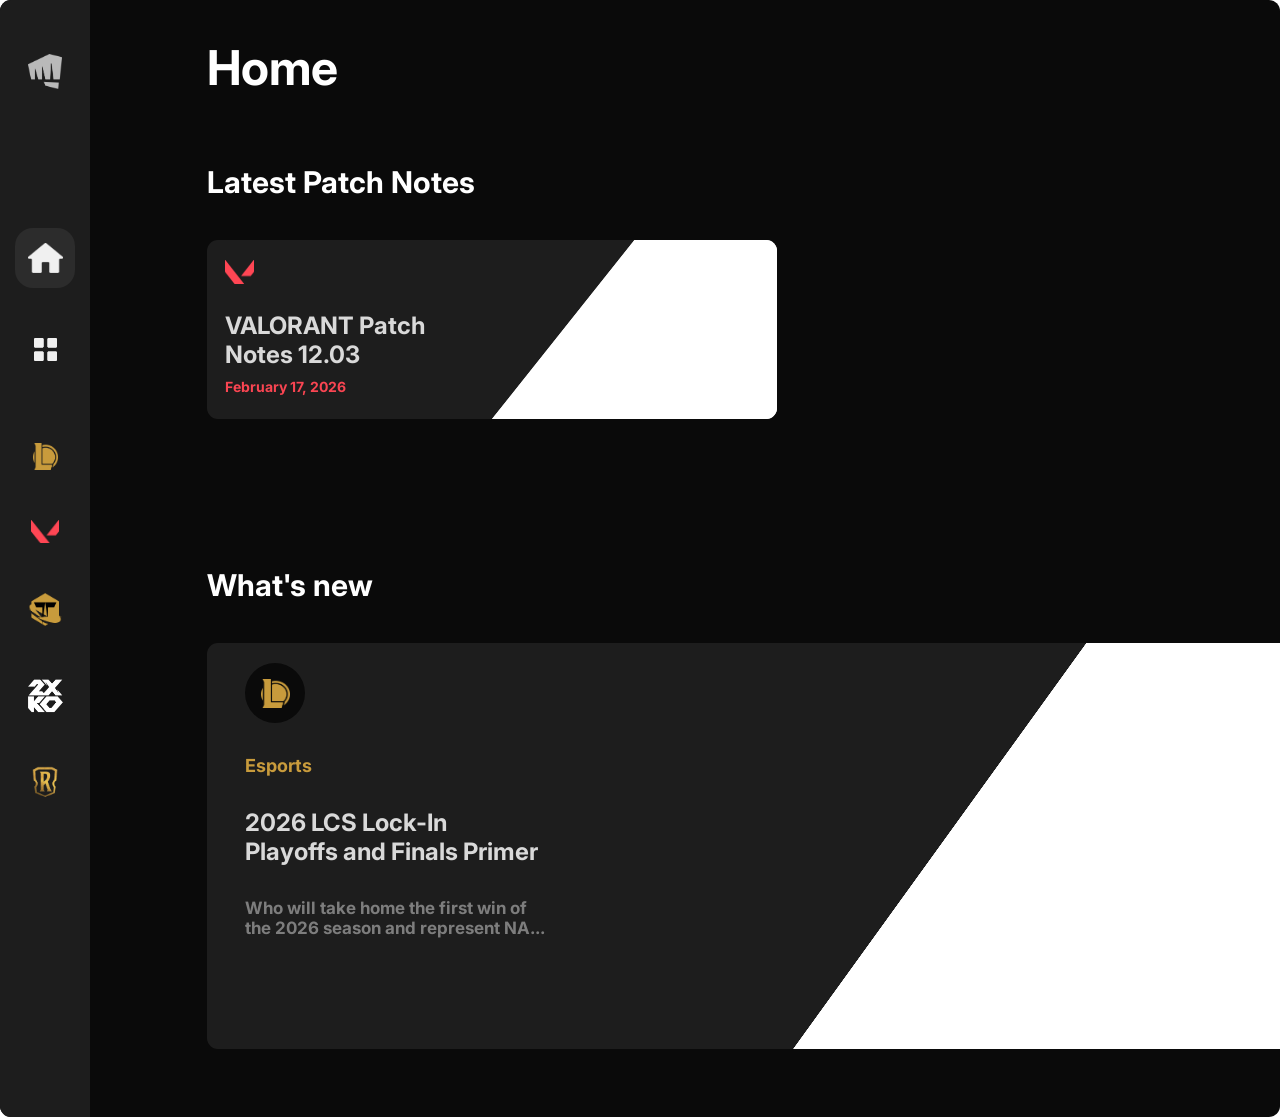
<file: index.html>
<!DOCTYPE html>
<html>

<head>
  <link rel="stylesheet" href="styles/styles.css">
  <link rel="preconnect" href="https://fonts.googleapis.com">
  <link rel="preconnect" href="https://fonts.gstatic.com" crossorigin>
  <link href="https://fonts.googleapis.com/css2?family=Inter:ital,opsz,wght@0,14..32,100..900;1,14..32,100..900&family=Rubik:ital,wght@0,300..900;1,300..900&display=swap" rel="stylesheet">
</head>

<body>
  <div class="launcher-home">
    <div class="sidebar">
      <img src="styles/logos/Vector.png" alt="" class="riot-fist">
      <div class="selected">
        <div class="glow">
        </div>
        
      <img src="styles/logos/Vector-1.png" class="home-sign">
     
      </div>
      
      <img src="styles/logos/Vector-2.png" class="four-squ">
      
     
      <img src="styles/logos/Vector-3.png" class="lol-sign">
      
      
      <img src="styles/logos/Vector-4.png" class="valo-logo">
      
      
      <img src="styles/logos/Group 12.png" class="tft-logo">
      
      
      <img src="styles/logos/Group 11.png" alt="" class="twoxko-logo">
      
      
      <img src="styles/logos/499-4997623_legends-of-runeterra-icon-png-transparent-png-removebg-preview 2.png" class="lor-logo">
      
    </div>
    <div class="current-page">
      <div class="home-title">
        Home
      </div>
      <div class="titles">
        Latest Patch Notes
      </div>
      <div class="article-1">


        <img src="styles/logos/Vector-4.png" alt="" class="valo-logo2">
        <div class="article-title">
          VALORANT Patch Notes 12.03
        </div>
        <div class="date">
          February 17, 2026
        </div>
      </div>
      <div class="titles">
          What's new
        </div>
      <div class="article-2">
        <div class="lol-circle">
        <img src="styles/logos/Vector-3.png" alt="">
        </div>
        <div class="category">
          Esports
        </div>
        <div class="article-2-title"> 
          2026 LCS Lock-In <br>Playoffs and Finals Primer
        </div>
        <div class="desc">
          Who will take home the first win of <br>the 2026 season and represent NA...
        </div>
        <div>

        </div>
      <div>
        
      </div>
      </div>
    </div>
    <div class="social">
      
      <div class="user-profile">
        
        <div class="pfp-container">
          <img src="styles/logos/Vectorc-1.png" alt="" class="pfp">
          <div class="online-dot">
            
          </div>
        </div>
        <div class="username-status">
          <div class="username">
          Username
          </div>
          <div class="status">
            Online
          </div>
        </div>
        
      </div>
      
        <img src="styles/logos/Vectorz.png" alt="" class="collapse">
        
        <div class="list-type">
          <div class="selected-list">
           
            <img src="styles/logos/Vectorc-2.png" alt="">
            
          </div>
          <div class="not-selected">
            
          <img src="styles/logos/Vectorc-3.png" alt="" class="logos" >
          
          </div>
          <div class="not-selected">
            
          <img src="styles/logos/Groupc.png" alt="" class="logos">
          
          </div>
        </div>
        <div class="search-bar-container">
          <img src="styles/logos/Vectorc-4.png" alt="" class="search-logo">
          <input type="text" placeholder="Search">
        </div>
        <div class="online-friends">
          <p class="online">
            Online <span class="no-online">1</span>
          </p>
          <div class="friend">
            <div class="user-profile">
             
              <div class="pfp-container">
                <img src="styles/logos/Vectorc-1.png" alt="" class="pfp">
                <div class="online-dot">
              
                </div>
              </div>
              <div class="username-status">
                <div class="username">
                ファルコン
                </div>
                <div class="status">
                  Online
                </div>
                
        </div>
        
      </div>
          </div>
          
        </div>
      </div>

    </div>
  </div>
</body>

</html>
</file>
<file: styles/styles.css>
body{
  font-family: Inter;
  margin:0;
}
.launcher-home{
  display: flex;
  background-color: #0A0A0A;
  width: 100%;
  height:100%;
  border-radius: 11px;
  
}

.sidebar{
  padding-left: 15px;
  padding-right: 15px;
  display: flex; 
  flex-direction: column;
  width: 100px;
  height: 1063px;
  background-color: rgba(29, 29, 29, 1);
  align-items: center;
  padding-top: 54px;
  border-top-left-radius: 11px;
  border-bottom-left-radius: 11px;
}

.riot-fist{
  height: 35px;
  width: 34px;
  margin-bottom: 139px;
}

.glow{
  height: 35px;
  width: 5px;
  border-top-right-radius: 10px;
  border-bottom-right-radius: 10px;
}
.selected{
  display: flex;
  align-items: center;
  justify-content: center;
  background-color: rgba(217, 217, 217, .08);
  width: 60px;
  height: 60px;
  border-radius: 18px;
  margin-bottom: 50px;
}
.glow{
  color: #D53235;
  height: 35px;
  width: 5px;
}
.home-sign{
  width: 35px;
  height: 30px;
  border-radius: 5px;
  margin-left: -4px;
  cursor: pointer;
}

.four-squ{
  height: 23px;
  width: 23px;
  margin-bottom: 82px;
  cursor: pointer;
}

.lol-sign{
  width: 25px;
  height: 27px;
  margin-bottom: 50px;
  cursor: pointer;
}
.valo-logo{
  width: 28px;
  height: 23px;
  margin-bottom: 50px;
  cursor: pointer;
}

.tft-logo{
  width: 34px;
  height: 33px;
  margin-bottom: 50px;
  cursor: pointer;
}

.twoxko-logo{
  width: 35px;
  height: 40px;
  margin-bottom: 50px;
  cursor: pointer;
}

.lor-logo{
  width: 26px;
  height: 33px;
  cursor: pointer;
}

.home-title{
  font-family: Inter, 'Courier New', monospace;
  font-weight: bold;
  font-size: 48px;
  color: white;
  margin-left: 117px;
  margin-bottom: 67px;
  margin-top: 38px;
}

.titles{
  color: white;
  font-family: Inter;
  font-weight: bolder;
  font-size: 30px;
  margin-left: 117px;
  cursor: pointer;
}

.article-1{
  display: grid;
  margin-left: 117px;
  color: #D9D9D9;
  font-size: 24px;
  font-weight: bolder;
  flex-wrap: wrap;
  background-color: #1d1d1d;
  margin-top: 40px;
  margin-bottom: 148px;
  z-index: -1;
  height: 164px;
  width: 570px;
  position: relative;
  overflow: hidden;
  z-index: 1000;
  border-radius: 11px;
  padding-bottom: 15px;
  cursor: pointer;
}
.article-1 ::after{
  content: " ";
  position: absolute;
  top: 0;
  right: 0;
  bottom: 0;
  width: 100%;
  background: white;
  z-index: -1;
  clip-path: polygon(75% 0, 100% 0%, 100% 100%, 50% 100%);
  
}

.article-title{
  width: 208px;
  height: 58px;
  line-height: 29px;
  z-index: 1000;
  margin-left: 18px;
  cursor: pointer;
}
.date{
  color: #FA4552;
  font-size: 14px;
  z-index: 1000;
  margin-left: 18px;
}
.valo-logo2{
  width: 29px;
  height: 24px;
  margin-top: 20px;
  margin-bottom: 18px;
  margin-left: 18px;
  z-index: 1000;
}

.article-2{
  display: grid;
  margin-left: 117px;
  color: #D9D9D9;
  font-size: 24px;
  flex-wrap: wrap;
  background-color: #1d1d1d;
  margin-top: 40px;
  margin-bottom: 42px;
  z-index: -1;
  height: 391px;
  width: 1173px;
  position: relative;
  overflow: hidden;
  z-index: 1000;
  border-radius: 11px;
  padding-bottom: 15px;
  cursor: pointer;
}


.article-2 ::after{
  content: " ";
  position: absolute;
  top: 0;
  right: 0;
  bottom: 0;
  width: 100%;
  background: white;
  z-index: -1;
  clip-path: polygon(75% 0, 100% 0%, 100% 100%, 50% 100%);
  
}

.article-2 img{
  width:29px;
  height: 29px;
  
}

.article-2-title{
  font-family: Inter;
  font-weight: bolder;
  font-size: 24px;
  margin-left: 18px;
  line-height: 29px;
  margin-left: 38.4375px;
  cursor: pointer;
  
}

.category{
  font-family: Inter;
  font-size: 18px;
  color: #C89B3C;
  font-weight: bolder;
  margin-left: 38.4375px;
}
.desc{
  font-size: 17px;
  font-weight: bolder;
  color: #FFFFFF;
  opacity: 43%;
  margin-left: 38.4375px;
}

.lol-circle{
  display: flex;
  justify-content: center;
  align-items: center;
  margin-top: 20px;
  margin-left: 0px;
  background-color: #0A0A0A;
  width: 60px;
  height: 60px;
  border-radius: 100px;
  margin-left: 38.4375px;
  z-index: 1001;
}

.social{
  position: relative;
  right: -100px;
  top: 38px;
  height: 1019px;
  background-color: #1D1D1D;
  width: 376px;
  border-radius: 11px;
  padding-top: 55px;
  padding-left: 22px;
}
.user-profile{
  display: flex;
  cursor: pointer;
}
.pfp-container{
  display: flex;
  justify-content: center;
  align-items: center;
  margin-left: 10px;
  height: 40px;
  width: 40px;
  background-color: #0A0A0A;
  border-radius: 40px;
  position: sticky
}
.online-dot{
  position: absolute;
  border-radius: 30px;
  background-color: #1E9469;
  height: 10px;
  width: 10px;
  bottom: 0px;
  right: -1px;
}
.pfp{
  width: 21px;
  height: 21px;
}
.username-status{
  padding-left: 10px;

}

.username{
  color: white;
  font-weight: bolder;
}

.status{
  color: #A8A8A8;
  font-weight: bolder;
}

.collapse{
  position: relative;
  right: -330px;
  top: -30px;
  height: 15px;
  width: 15px;
}
.list-type{
  display: flex;
  padding: 10px;
  margin-top: 23px;
  width: 334px;
  height: 60px;
  background-color: #0E0E0E;
  border-radius: 15px;
  justify-content: space-between;
  align-items: center;
  
}

.list-type img{
  height: 15px;
  width: 15px;
  cursor: pointer;
}

.selected-list{
  background-color: #1D1D1D;
  height: 40px;
  width: 100px;
  display: flex;
  justify-content: center;
  align-items: center;
  border-radius: 20px;
}
.not-selected{
  height: 40px;
  width: 100px;
  display: flex;
  justify-content: center;
  align-items: center;
  border-radius: 20px;
}
.search-bar-container{
  display: flex;
  background-color: #2F2F2F;
  height: 38px;
  width: 336px;
  align-items: center;
  border-radius: 12px;
  margin-top: 10px;
  padding: 3px 8px;
}
.search-logo{
  width: 15px;
  height: 15px;
  margin-right: 7px;
}

.search-bar-container input{
  background-color: #2F2F2F;
  border: 0;
  outline: none;
  font-weight: bold;
  margin: 0;
  font-size: 15px;
}

.online{
  color: #FFFFFF;
  margin-left: 10px;
  opacity: 75%;
  font-size: 18px;
}

.no-online{
  opacity: 22%;
  margin-left: 6px;
}

button{
  display: none;
  cursor: pointer;
  border: 0;
}
</file>
